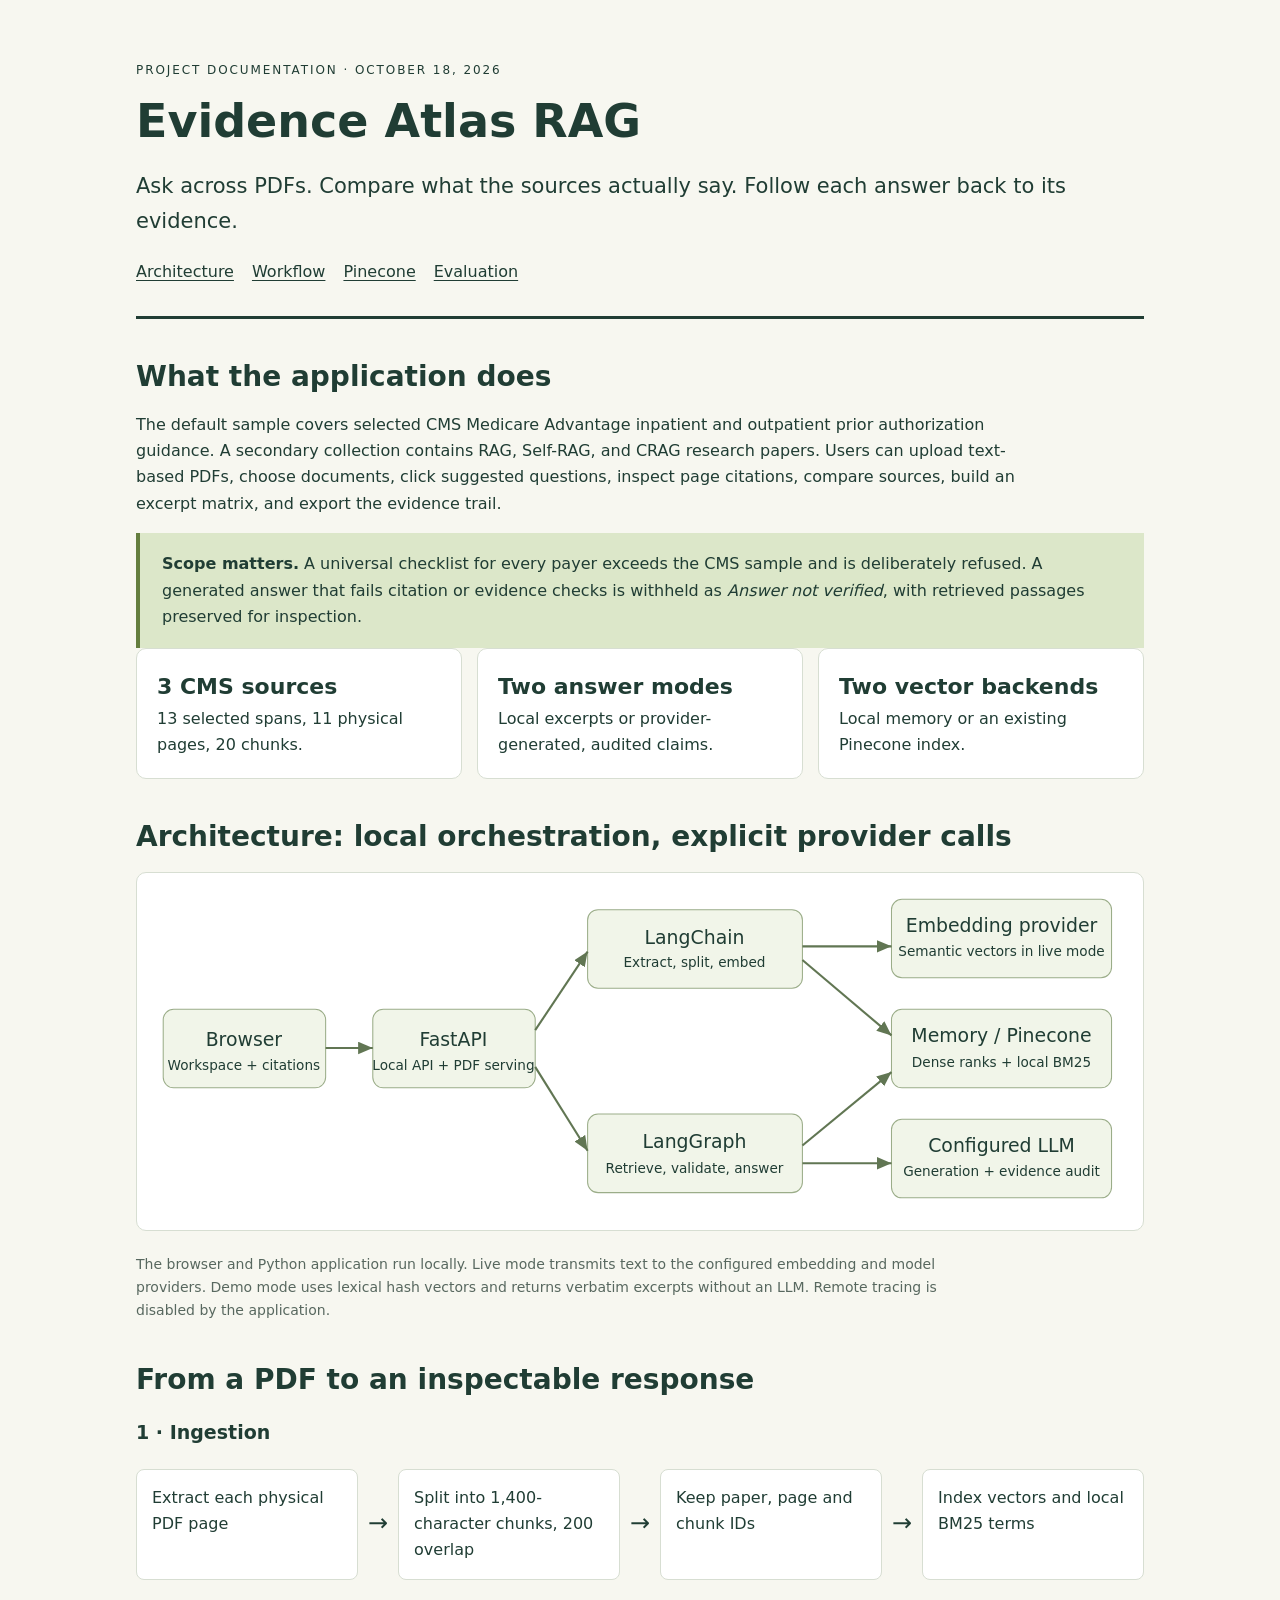
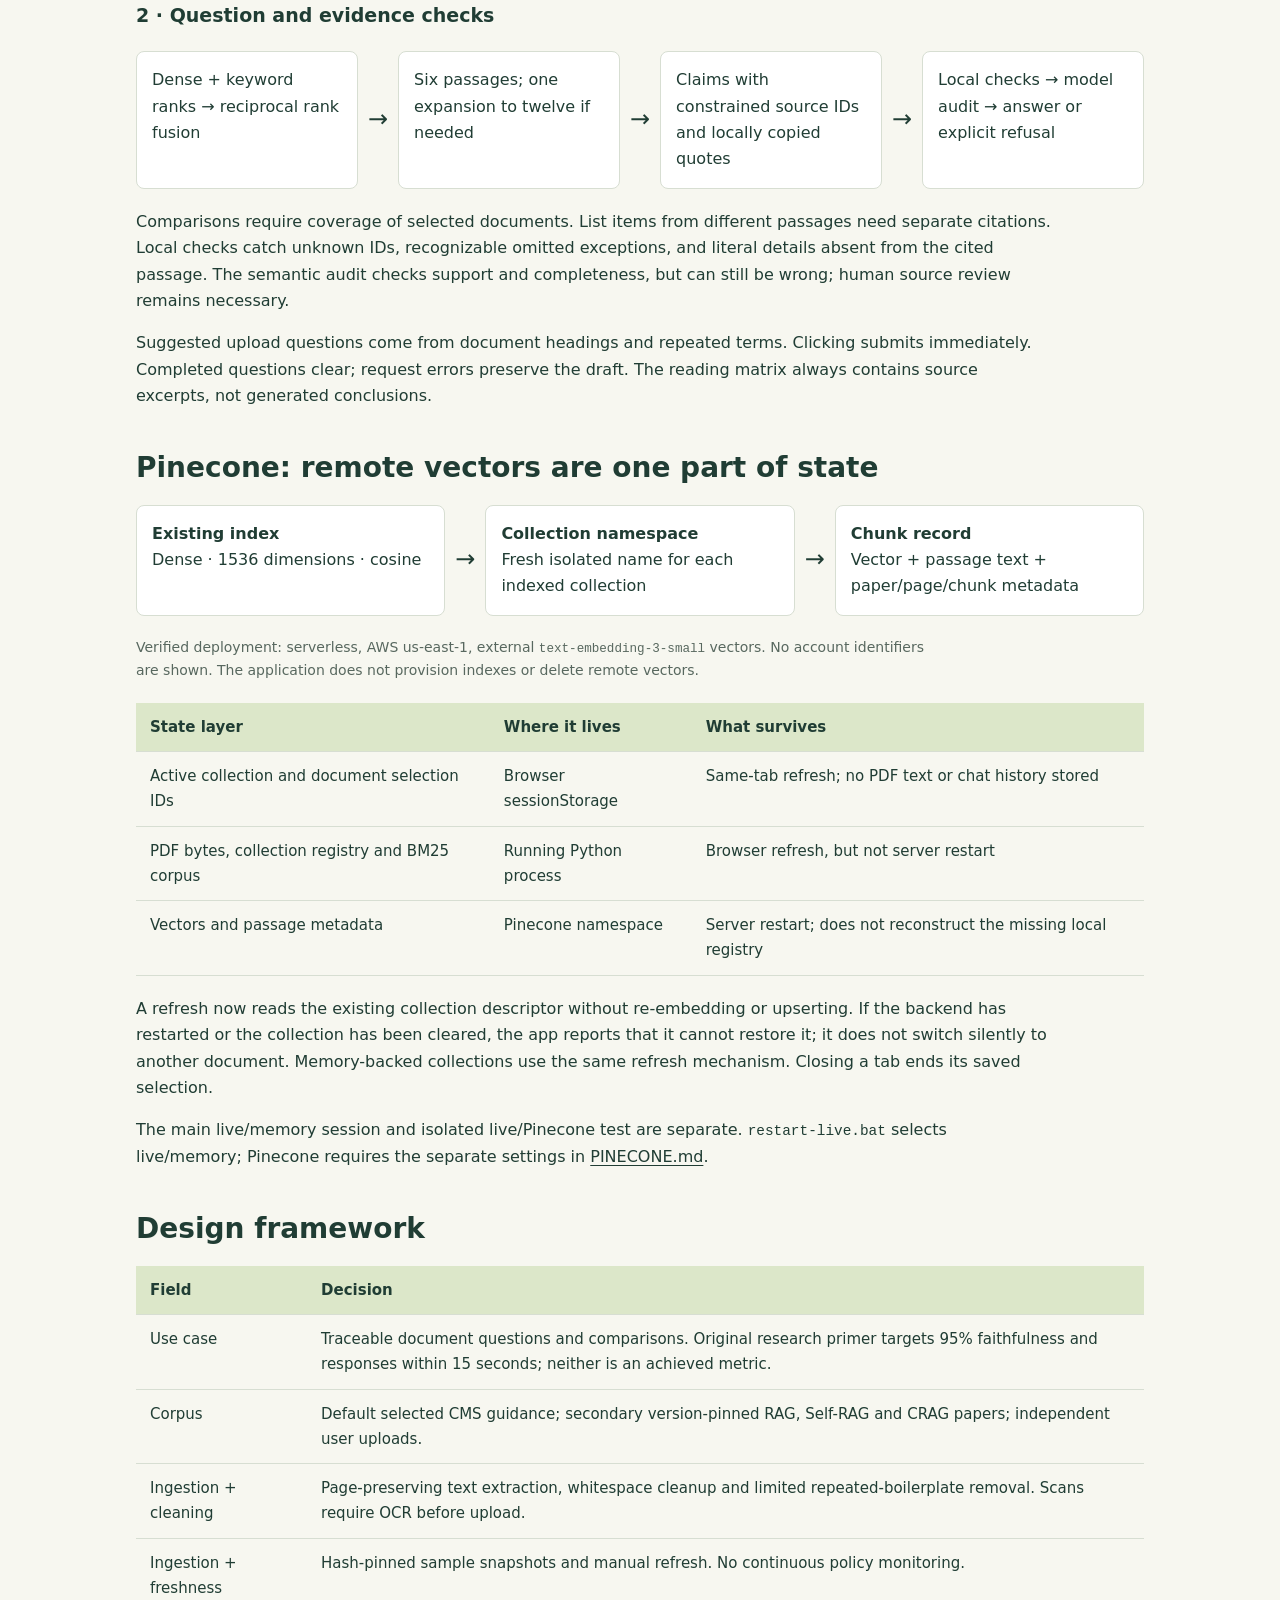
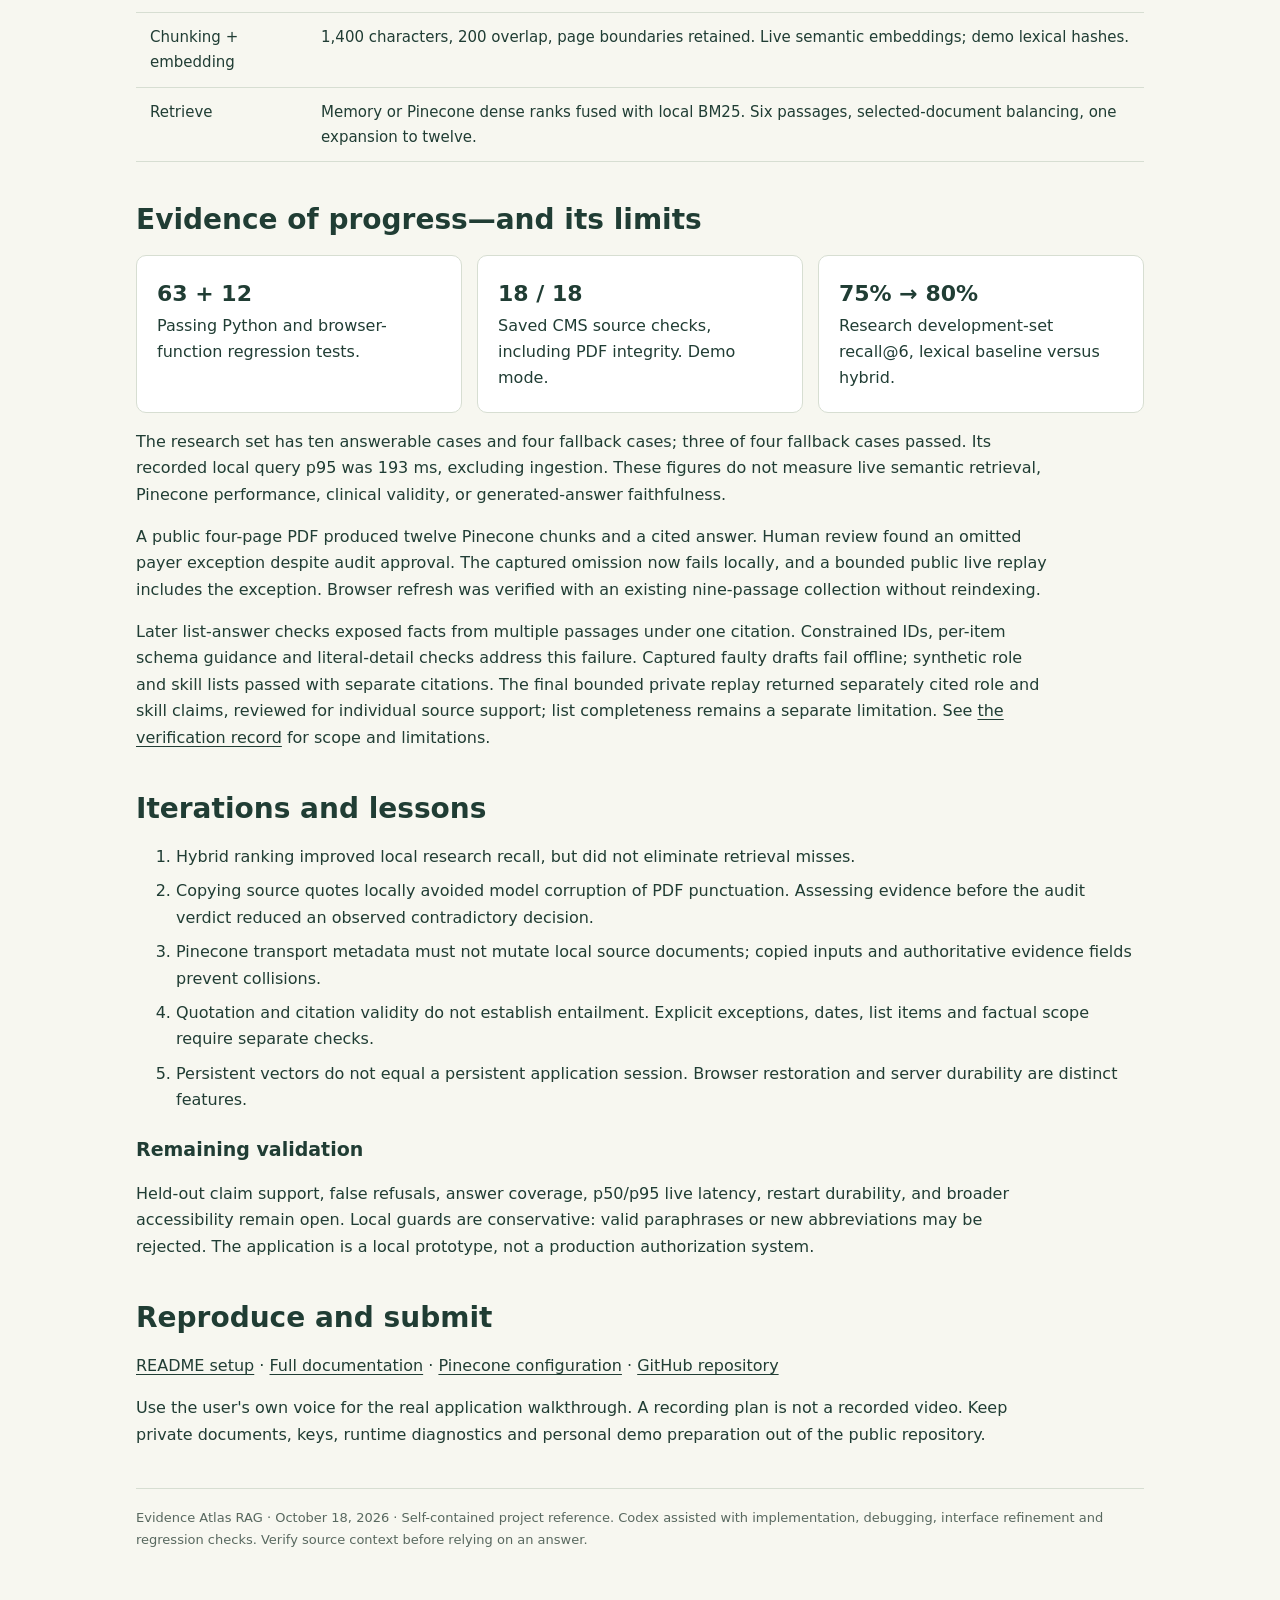
<file: docs/project-brief.html>
<!doctype html>
<html lang="en"><head><meta charset="utf-8"><meta name="viewport" content="width=device-width,initial-scale=1"><title>Evidence Atlas RAG — Project brief</title>
<style>
:root{--ink:#203d34;--muted:#58685f;--paper:#f7f7f0;--line:#d7ded2;--accent:#dce7c9}*{box-sizing:border-box}body{margin:0;background:var(--paper);color:var(--ink);font:16px/1.65 system-ui,Segoe UI,sans-serif}main{max-width:1080px;margin:auto;padding:56px 36px}header{border-bottom:3px solid var(--ink);padding-bottom:30px;margin-bottom:32px}.eyebrow{font-size:12px;letter-spacing:.16em;text-transform:uppercase}h1{font-size:46px;line-height:1.12;margin:14px 0}h2{font-size:28px;line-height:1.25;margin:40px 0 18px}h3{font-size:19px;margin:20px 0 8px}p{max-width:90ch}a{color:inherit;text-underline-offset:3px}.lead{font-size:21px;max-width:70ch}.note{background:var(--accent);padding:18px 22px;border-left:4px solid #647e3e}.grid{display:grid;grid-template-columns:repeat(3,1fr);gap:15px}.card{background:white;border:1px solid var(--line);border-radius:10px;padding:20px}.card strong{display:block;font-size:22px}.flow{display:flex;gap:10px;align-items:stretch;flex-wrap:wrap;margin:20px 0}.step{flex:1;min-width:130px;border:1px solid var(--line);background:white;padding:15px;border-radius:8px}.arrow{align-self:center;font-size:24px}.caption{font-size:14px;color:var(--muted)}table{border-collapse:collapse;width:100%;margin:20px 0;font-size:15px}th,td{border-bottom:1px solid var(--line);padding:12px 14px;text-align:left;vertical-align:top}th{background:var(--accent)}code{font-size:.9em}svg{width:100%;height:auto;background:white;border:1px solid var(--line);border-radius:10px}footer{border-top:1px solid var(--line);margin-top:40px;padding-top:18px;color:var(--muted);font-size:13px}section{scroll-margin-top:20px}nav a{margin-right:18px}li{margin:8px 0}@media(max-width:650px){main{padding:28px 20px}h1{font-size:34px}.grid{grid-template-columns:1fr}table{font-size:13px}th,td{padding:8px}.arrow{display:none}}@media print{body{background:white;font-size:11pt}main{padding:0}h1{font-size:30pt}h2{page-break-after:avoid}.card,svg,table,.flow,.note{break-inside:avoid}nav{display:none}}
</style></head><body><main>
<header><span class="eyebrow">Project documentation · October 18, 2026</span><h1>Evidence Atlas RAG</h1><p class="lead">Ask across PDFs. Compare what the sources actually say. Follow each answer back to its evidence.</p><nav><a href="#architecture">Architecture</a><a href="#workflow">Workflow</a><a href="#pinecone">Pinecone</a><a href="#evaluation">Evaluation</a></nav></header>
<section><h2>What the application does</h2><p>The default sample covers selected CMS Medicare Advantage inpatient and outpatient prior authorization guidance. A secondary collection contains RAG, Self-RAG, and CRAG research papers. Users can upload text-based PDFs, choose documents, click suggested questions, inspect page citations, compare sources, build an excerpt matrix, and export the evidence trail.</p><div class="note"><strong>Scope matters.</strong> A universal checklist for every payer exceeds the CMS sample and is deliberately refused. A generated answer that fails citation or evidence checks is withheld as <em>Answer not verified</em>, with retrieved passages preserved for inspection.</div>
<div class="grid"><div class="card"><strong>3 CMS sources</strong>13 selected spans, 11 physical pages, 20 chunks.</div><div class="card"><strong>Two answer modes</strong>Local excerpts or provider-generated, audited claims.</div><div class="card"><strong>Two vector backends</strong>Local memory or an existing Pinecone index.</div></div></section>
<section id="architecture"><h2>Architecture: local orchestration, explicit provider calls</h2>
<svg viewBox="0 0 960 340" role="img" aria-labelledby="arch-title arch-desc"><title id="arch-title">Application architecture</title><desc id="arch-desc">Browser connects to FastAPI. LangChain prepares pages and embeddings. LangGraph coordinates retrieval through memory or Pinecone and a local BM25 corpus. The configured model generates and audits claims.</desc><defs><marker id="arrow" markerWidth="8" markerHeight="8" refX="7" refY="3" orient="auto"><path d="M0,0 L0,6 L7,3 z" fill="#617653"/></marker></defs><g fill="#f1f5e9" stroke="#9bad89"><rect x="25" y="130" width="155" height="75" rx="10"/><rect x="225" y="130" width="155" height="75" rx="10"/><rect x="430" y="35" width="205" height="75" rx="10"/><rect x="430" y="230" width="205" height="75" rx="10"/><rect x="720" y="25" width="210" height="75" rx="10"/><rect x="720" y="130" width="210" height="75" rx="10"/><rect x="720" y="235" width="210" height="75" rx="10"/></g><g stroke="#617653" stroke-width="2" fill="none" marker-end="url(#arrow)"><path d="M180 167 H225"/><path d="M380 150 L430 75"/><path d="M380 185 L430 265"/><path d="M635 70 H720"/><path d="M635 83 L720 155"/><path d="M635 260 L720 190"/><path d="M635 277 H720"/></g><g fill="#203d34" font-family="system-ui,sans-serif" font-size="18" text-anchor="middle"><text x="102" y="165">Browser</text><text x="102" y="188" font-size="13">Workspace + citations</text><text x="302" y="165">FastAPI</text><text x="302" y="188" font-size="13">Local API + PDF serving</text><text x="532" y="68">LangChain</text><text x="532" y="90" font-size="13">Extract, split, embed</text><text x="532" y="262">LangGraph</text><text x="532" y="286" font-size="13">Retrieve, validate, answer</text><text x="825" y="56">Embedding provider</text><text x="825" y="79" font-size="13">Semantic vectors in live mode</text><text x="825" y="161">Memory / Pinecone</text><text x="825" y="185" font-size="13">Dense ranks + local BM25</text><text x="825" y="266">Configured LLM</text><text x="825" y="289" font-size="13">Generation + evidence audit</text></g></svg>
<p class="caption">The browser and Python application run locally. Live mode transmits text to the configured embedding and model providers. Demo mode uses lexical hash vectors and returns verbatim excerpts without an LLM. Remote tracing is disabled by the application.</p></section>
<section id="workflow"><h2>From a PDF to an inspectable response</h2><h3>1 · Ingestion</h3><div class="flow"><div class="step">Extract each physical PDF page</div><span class="arrow">→</span><div class="step">Split into 1,400-character chunks, 200 overlap</div><span class="arrow">→</span><div class="step">Keep paper, page and chunk IDs</div><span class="arrow">→</span><div class="step">Index vectors and local BM25 terms</div></div><h3>2 · Question and evidence checks</h3><div class="flow"><div class="step">Dense + keyword ranks → reciprocal rank fusion</div><span class="arrow">→</span><div class="step">Six passages; one expansion to twelve if needed</div><span class="arrow">→</span><div class="step">Claims with constrained source IDs and locally copied quotes</div><span class="arrow">→</span><div class="step">Local checks → model audit → answer or explicit refusal</div></div><p>Comparisons require coverage of selected documents. List items from different passages need separate citations. Local checks catch unknown IDs, recognizable omitted exceptions, and literal details absent from the cited passage. The semantic audit checks support and completeness, but can still be wrong; human source review remains necessary.</p><p>Suggested upload questions come from document headings and repeated terms. Clicking submits immediately. Completed questions clear; request errors preserve the draft. The reading matrix always contains source excerpts, not generated conclusions.</p></section>
<section id="pinecone"><h2>Pinecone: remote vectors are one part of state</h2><div class="flow"><div class="step"><strong>Existing index</strong><br>Dense · 1536 dimensions · cosine</div><span class="arrow">→</span><div class="step"><strong>Collection namespace</strong><br>Fresh isolated name for each indexed collection</div><span class="arrow">→</span><div class="step"><strong>Chunk record</strong><br>Vector + passage text + paper/page/chunk metadata</div></div><p class="caption">Verified deployment: serverless, AWS us-east-1, external <code>text-embedding-3-small</code> vectors. No account identifiers are shown. The application does not provision indexes or delete remote vectors.</p>
<table><thead><tr><th>State layer</th><th>Where it lives</th><th>What survives</th></tr></thead><tbody><tr><td>Active collection and document selection IDs</td><td>Browser sessionStorage</td><td>Same-tab refresh; no PDF text or chat history stored</td></tr><tr><td>PDF bytes, collection registry and BM25 corpus</td><td>Running Python process</td><td>Browser refresh, but not server restart</td></tr><tr><td>Vectors and passage metadata</td><td>Pinecone namespace</td><td>Server restart; does not reconstruct the missing local registry</td></tr></tbody></table>
<p>A refresh now reads the existing collection descriptor without re-embedding or upserting. If the backend has restarted or the collection has been cleared, the app reports that it cannot restore it; it does not switch silently to another document. Memory-backed collections use the same refresh mechanism. Closing a tab ends its saved selection.</p><p>The main live/memory session and isolated live/Pinecone test are separate. <code>restart-live.bat</code> selects live/memory; Pinecone requires the separate settings in <a href="https://github.com/krish339-ai/evidence-atlas-rag/blob/main/docs/PINECONE.md">PINECONE.md</a>.</p></section>
<section><h2>Design framework</h2><table><thead><tr><th>Field</th><th>Decision</th></tr></thead><tbody><tr><td>Use case</td><td>Traceable document questions and comparisons. Original research primer targets 95% faithfulness and responses within 15 seconds; neither is an achieved metric.</td></tr><tr><td>Corpus</td><td>Default selected CMS guidance; secondary version-pinned RAG, Self-RAG and CRAG papers; independent user uploads.</td></tr><tr><td>Ingestion + cleaning</td><td>Page-preserving text extraction, whitespace cleanup and limited repeated-boilerplate removal. Scans require OCR before upload.</td></tr><tr><td>Ingestion + freshness</td><td>Hash-pinned sample snapshots and manual refresh. No continuous policy monitoring.</td></tr><tr><td>Chunking + embedding</td><td>1,400 characters, 200 overlap, page boundaries retained. Live semantic embeddings; demo lexical hashes.</td></tr><tr><td>Retrieve</td><td>Memory or Pinecone dense ranks fused with local BM25. Six passages, selected-document balancing, one expansion to twelve.</td></tr></tbody></table></section>
<section id="evaluation"><h2>Evidence of progress—and its limits</h2><div class="grid"><div class="card"><strong>63 + 12</strong>Passing Python and browser-function regression tests.</div><div class="card"><strong>18 / 18</strong>Saved CMS source checks, including PDF integrity. Demo mode.</div><div class="card"><strong>75% → 80%</strong>Research development-set recall@6, lexical baseline versus hybrid.</div></div><p>The research set has ten answerable cases and four fallback cases; three of four fallback cases passed. Its recorded local query p95 was 193 ms, excluding ingestion. These figures do not measure live semantic retrieval, Pinecone performance, clinical validity, or generated-answer faithfulness.</p><p>A public four-page PDF produced twelve Pinecone chunks and a cited answer. Human review found an omitted payer exception despite audit approval. The captured omission now fails locally, and a bounded public live replay includes the exception. Browser refresh was verified with an existing nine-passage collection without reindexing.</p><p>Later list-answer checks exposed facts from multiple passages under one citation. Constrained IDs, per-item schema guidance and literal-detail checks address this failure. Captured faulty drafts fail offline; synthetic role and skill lists passed with separate citations. The final bounded private replay returned separately cited role and skill claims, reviewed for individual source support; list completeness remains a separate limitation. See <a href="https://github.com/krish339-ai/evidence-atlas-rag/blob/main/docs/VERIFICATION.md">the verification record</a> for scope and limitations.</p></section>
<section><h2>Iterations and lessons</h2><ol><li>Hybrid ranking improved local research recall, but did not eliminate retrieval misses.</li><li>Copying source quotes locally avoided model corruption of PDF punctuation. Assessing evidence before the audit verdict reduced an observed contradictory decision.</li><li>Pinecone transport metadata must not mutate local source documents; copied inputs and authoritative evidence fields prevent collisions.</li><li>Quotation and citation validity do not establish entailment. Explicit exceptions, dates, list items and factual scope require separate checks.</li><li>Persistent vectors do not equal a persistent application session. Browser restoration and server durability are distinct features.</li></ol><h3>Remaining validation</h3><p>Held-out claim support, false refusals, answer coverage, p50/p95 live latency, restart durability, and broader accessibility remain open. Local guards are conservative: valid paraphrases or new abbreviations may be rejected. The application is a local prototype, not a production authorization system.</p></section>
<section><h2>Reproduce and submit</h2><p><a href="https://github.com/krish339-ai/evidence-atlas-rag/blob/main/README.md">README setup</a> · <a href="https://github.com/krish339-ai/evidence-atlas-rag/blob/main/docs/PROJECT_DOCUMENTATION.md">Full documentation</a> · <a href="https://github.com/krish339-ai/evidence-atlas-rag/blob/main/docs/PINECONE.md">Pinecone configuration</a> · <a href="https://github.com/krish339-ai/evidence-atlas-rag">GitHub repository</a></p><p>Use the user's own voice for the real application walkthrough. A recording plan is not a recorded video. Keep private documents, keys, runtime diagnostics and personal demo preparation out of the public repository.</p></section>
<footer>Evidence Atlas RAG · October 18, 2026 · Self-contained project reference. Codex assisted with implementation, debugging, interface refinement and regression checks. Verify source context before relying on an answer.</footer>
</main></body></html>
</file>
